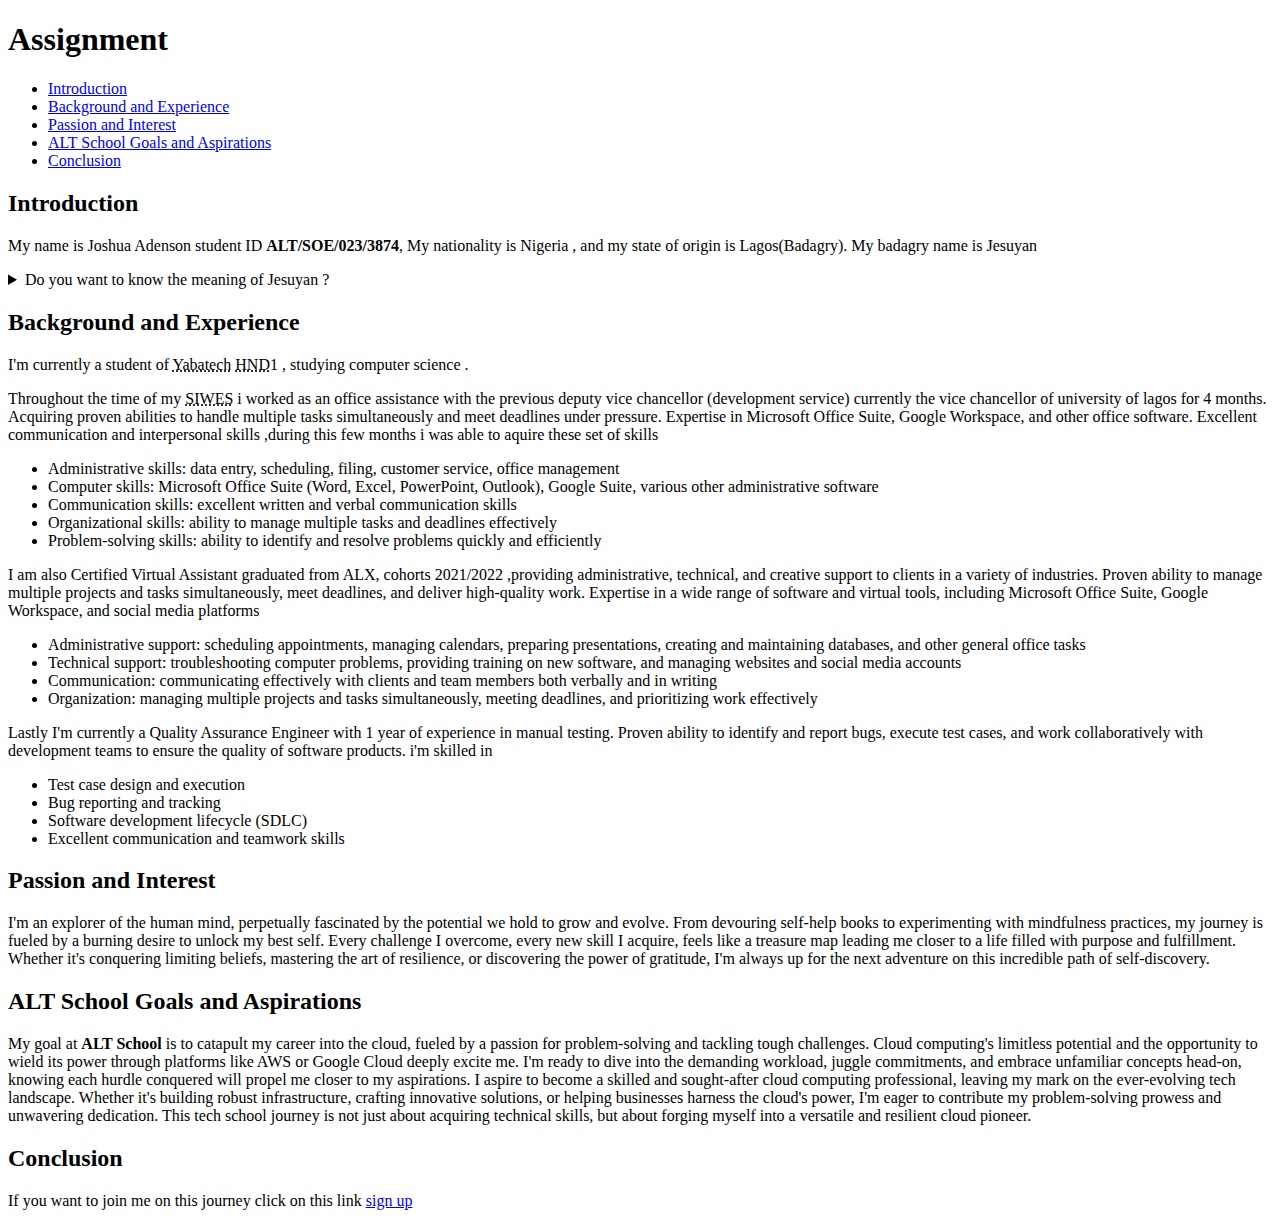
<file: Alt-School/index.html>
<!doctype html>
<html lang="en">
  <head>
    <meta charset="UTF-8" />
    <meta name="viewport" content="width=device-width, initial-scale=1.0" />
    <title>About Me</title>
  </head>

  <body>
    <header>
      <h1>Assignment</h1>
      <nav>
        <ul>
          <li>
            <a href="#Intro">Introduction</a>
          </li>
          <li>
            <a href="#Background">Background and Experience</a>
          </li>
          <li>
            <a href="#Passion">Passion and Interest</a>
          </li>
          <li>
            <a href="#ALT-School">ALT School Goals and Aspirations</a>
          </li>
          <li>
            <a href="#Conclusion">Conclusion</a>
          </li>
        </ul>
      </nav>
    </header>

    <main>
      <article id="Intro">
        <h2>Introduction</h2>

        <p>
          My name is Joshua Adenson student ID <b>ALT/SOE/023/3874</b>, My
          nationality is Nigeria , and my state of origin is Lagos(Badagry). My
          badagry name is Jesuyan
        </p>

        <aside>
          <details>
            <summary>Do you want to know the meaning of Jesuyan ?</summary>
            <p>The meaning is "Jesus is good"</p>
          </details>
        </aside>
      </article>

      <article id="Background">
        <h2>Background and Experience</h2>
        <p>
          I'm currently a student of
          <abbr title="Yaba college of technology">Yabatech</abbr>
          <abbr title="Higher National Diploma">HND</abbr>1 , studying computer
          science .
        </p>
        <p>
          Throughout the time of my
          <abbr title="students Industrial Work Experience Scheme">SIWES</abbr>
          i worked as an office assistance with the previous deputy vice
          chancellor (development service) currently the vice chancellor of
          university of lagos for 4 months. Acquiring proven abilities to handle
          multiple tasks simultaneously and meet deadlines under pressure.
          Expertise in Microsoft Office Suite, Google Workspace, and other
          office software. Excellent communication and interpersonal skills
          ,during this few months i was able to aquire these set of skills
        </p>

        <ul>
          <li>
            Administrative skills: data entry, scheduling, filing, customer
            service, office management
          </li>
          <li>
            Computer skills: Microsoft Office Suite (Word, Excel, PowerPoint,
            Outlook), Google Suite, various other administrative software
          </li>
          <li>
            Communication skills: excellent written and verbal communication
            skills
          </li>
          <li>
            Organizational skills: ability to manage multiple tasks and
            deadlines effectively
          </li>
          <li>
            Problem-solving skills: ability to identify and resolve problems
            quickly and efficiently
          </li>
        </ul>
        <p>
          I am also Certified Virtual Assistant graduated from ALX, cohorts
          2021/2022 ,providing administrative, technical, and creative support
          to clients in a variety of industries. Proven ability to manage
          multiple projects and tasks simultaneously, meet deadlines, and
          deliver high-quality work. Expertise in a wide range of software and
          virtual tools, including Microsoft Office Suite, Google Workspace, and
          social media platforms
        </p>

        <ul>
          <li>
            Administrative support: scheduling appointments, managing calendars,
            preparing presentations, creating and maintaining databases, and
            other general office tasks
          </li>
          <li>
            Technical support: troubleshooting computer problems, providing
            training on new software, and managing websites and social media
            accounts
          </li>
          <li>
            Communication: communicating effectively with clients and team
            members both verbally and in writing
          </li>
          <li>
            Organization: managing multiple projects and tasks simultaneously,
            meeting deadlines, and prioritizing work effectively
          </li>
        </ul>

        <p>
          Lastly I'm currently a Quality Assurance Engineer with 1 year of
          experience in manual testing. Proven ability to identify and report
          bugs, execute test cases, and work collaboratively with development
          teams to ensure the quality of software products. i'm skilled in
        </p>

        <ul>
          <li>Test case design and execution</li>

          <li>Bug reporting and tracking</li>

          <li>Software development lifecycle (SDLC)</li>

          <li>Excellent communication and teamwork skills</li>
        </ul>
      </article>

      <article id="Passion">
        <h2>Passion and Interest</h2>
        <p>
          I'm an explorer of the human mind, perpetually fascinated by the
          potential we hold to grow and evolve. From devouring self-help books
          to experimenting with mindfulness practices, my journey is fueled by a
          burning desire to unlock my best self. Every challenge I overcome,
          every new skill I acquire, feels like a treasure map leading me closer
          to a life filled with purpose and fulfillment. Whether it's conquering
          limiting beliefs, mastering the art of resilience, or discovering the
          power of gratitude, I'm always up for the next adventure on this
          incredible path of self-discovery.
        </p>
      </article>

      <article id="ALT-School">
        <h2>ALT School Goals and Aspirations</h2>
        <p>
          My goal at <b>ALT School</b> is to catapult my career into the cloud,
          fueled by a passion for problem-solving and tackling tough challenges.
          Cloud computing's limitless potential and the opportunity to wield its
          power through platforms like AWS or Google Cloud deeply excite me. I'm
          ready to dive into the demanding workload, juggle commitments, and
          embrace unfamiliar concepts head-on, knowing each hurdle conquered
          will propel me closer to my aspirations. I aspire to become a skilled
          and sought-after cloud computing professional, leaving my mark on the
          ever-evolving tech landscape. Whether it's building robust
          infrastructure, crafting innovative solutions, or helping businesses
          harness the cloud's power, I'm eager to contribute my problem-solving
          prowess and unwavering dedication. This tech school journey is not
          just about acquiring technical skills, but about forging myself into a
          versatile and resilient cloud pioneer.
        </p>
      </article>
      <footer>
        <article id="Conclusion">
          <h2>Conclusion</h2>
          <p>
            If you want to join me on this journey click on this link
            <a href="Signup.html">sign up</a>
          </p>
        </article>
      </footer>
    </main>
  </body>
</html>
</file>
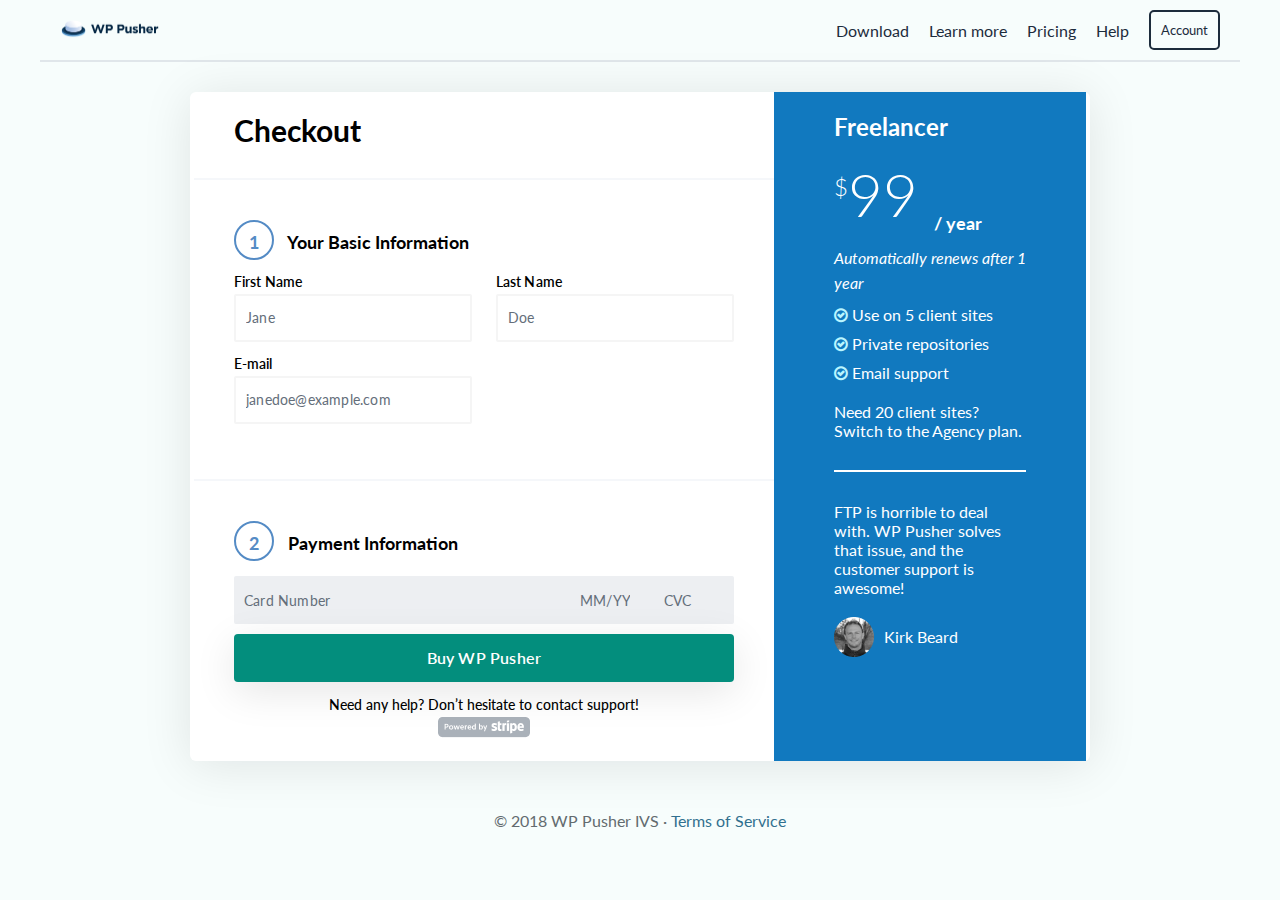
<file: assignment3/index.html>
<!DOCTYPE html>
<html lang="en">

<head>
  <meta charset="UTF-8" />
  <meta name="viewport" content="width=device-width, initial-scale=1.0" />
  <link href="index.css" type="text/css" rel="stylesheet" />
  <link rel="stylesheet" href="https://cdnjs.cloudflare.com/ajax/libs/font-awesome/4.7.0/css/font-awesome.min.css">
  <title>Document</title>
</head>

<body>
  <nav>
    <div class="logo">
      <img src="media/logo.png" alt="Logo" />
    </div>
    <div class="menu">
      <ul>
        <li><a href="#">Download</a></li>
        <li><a href="#">Learn more</a></li>
        <li><a href="#">Pricing</a></li>
        <li><a href="#">Help</a></li>
      </ul>
      <div class="menu-button">
        <button>Account</button>
      </div>
    </div>
  </nav>

  <div class="web-container">
    <div class="container">
      <div class="left-side">

        <h1>Freelancer</h1>
        <p class="price"><sup>$</sup>99 <sub>/ year</sub></p>
        <p class="renew">Automatically renews after 1 year</p>
        <ul>
          <li><span class="icon"><i class="fa fa-check-circle-o"></i></span> Use on 5 client sites</li>
          <li><span class="icon"><i class="fa fa-check-circle-o"></i></span> Private repositories</li>
          <li><span class="icon"><i class="fa fa-check-circle-o"></i></span> Email support</li>
          <!-- Add more items as needed -->
        </ul>
        <p>Need 20 client sites? Switch to the Agency plan.</p>
        <div class="last-section">
          <p>FTP is horrible to deal with. WP Pusher solves that issue, and the customer support is awesome!

          </p>
          <div class="last-card">
            <img src="media/Bitmap.png" alt="Customer Image">
            <p>Kirk Beard</p>
          </div>
        </div>

      </div>

      <div class="right-side">
        <div class="checkout">
          <h1>Checkout</h1>
        </div>
        <form action="">
          <div class="form-section">
            <div class="section-header">
              <h1><span class="section-number">1</span> Your Basic Information</h1>
            </div>
            <div class="top-layer">
              <div class="double">
                <div class="fcard">
                  <label for="fname">First Name</label>
                  <input type="text" placeholder="Jane" />
                </div>
                <div class="fcard">
                  <label for="lname">Last Name</label>
                  <input type="text" placeholder="Doe" />
                </div>
              </div>

              <div class="double">
                <div class="fcard">
                  <label for="email">E-mail</label>
                  <input type="email" placeholder="janedoe@example.com" />
                </div>
              </div>
            </div>
            <div class="lower-layer">
              <div class="form-section">
                <div class="section-header">
                  <h1><span class="section-number">2</span> Payment Information</h1>

                </div>
                <div class="credit-card-form">
                  <div class="left">
                    <input type="text" id="cardNumber" placeholder="Card Number" />
                  </div>
                  <div class="second">
                    <input type="text" id="expiryDate" placeholder="MM/YY" />
                    <input type="text" id="cvc" placeholder="CVC" />
                  </div>
                </div>
              </div>
            </div>

          </div>
        </form>

        <div class="register">
          <button class="register-button">Buy WP Pusher</button>
        </div>
        <div class="text">
          <p class="footer-text">
            Need any help? Don’t hesitate to contact support!
          </p>
          <div class="menu-button">
            <img src="media/Shape.png" />
          </div>
        </div>

      </div>
    </div>
  </div>

  <footer>
    <P>© 2018 WP Pusher IVS · <span>Terms of Service</span> </P>
  </footer>
</body>

</html>
</file>
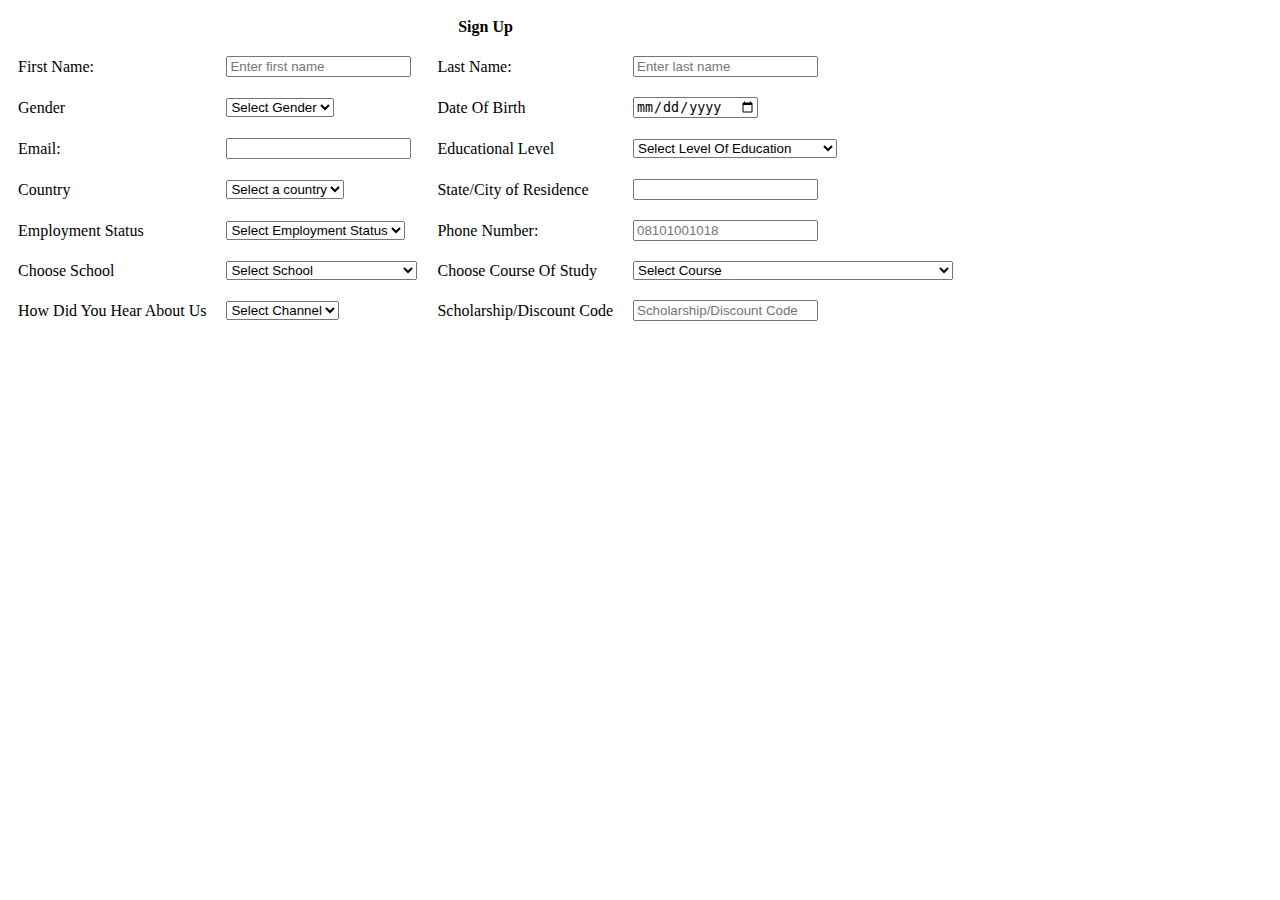
<file: Alt-School/Signup.html>
<!doctype html>
<html lang="en">
  <head>
    <meta charset="UTF-8" />
    <meta name="viewport" content="width=device-width, initial-scale=1.0" />
    <title>Unlock Your potential With AltSchol Africa - Sign Up Now!</title>
  </head>
  <body>
    <form>
      <table border="0" cellpadding="10" cellspacing="0">
        <tr>
          <th colspan="4">Sign Up</th>
        </tr>
        <tr>
          <td><label for="firstname">First Name:</label></td>
          <td>
            <input
              type="text"
              id="firstname"
              name="firstname"
              minlength="3"
              maxlength="8"
              placeholder="Enter first name"
              required />
          </td>
          <td><label for="lastname">Last Name:</label></td>
          <td>
            <input
              type="text"
              id="lastname"
              name="lastname"
              minlength="3"
              maxlength="8"
              placeholder="Enter last name"
              required />
          </td>
        </tr>

        <tr>
          <td><label for="Gender">Gender</label></td>
          <td>
            <select id="Gender">
              <option value="">Select Gender</option>
              <option value="Male">Male</option>
              <option value="Female">Female</option>
            </select>
          </td>

          <td><label for="Birthday">Date Of Birth</label></td>
          <td>
            <input type="date" id="Birthday" required />
          </td>
        </tr>
        <tr>
          <td><label for="email">Email:</label></td>
          <td colspan="1">
            <input type="email" id="email" name="email" required />
          </td>
          <td><label for="Edu-level">Educational Level</label></td>
          <td>
            <select id="Edu-level">
              <option value="">Select Level Of Education</option>
              <option value="Bsc">Bsc</option>
              <option value="Msc">Msc</option>
              <option value="Diploma">Diploma</option>
              <option value="Doctorate(Phd)">Doctorate(Phd)</option>
              <option value="High school/Secondary School">
                High school/Secondary School
              </option>
              <option value="Undergraduate">Undergraduate</option>
              <option value="Junior / Middle school">
                Junior / Middle school
              </option>
              <option value="Post graduate">Postgraduate</option>
            </select>
          </td>
        </tr>

        <tr>
          <td><label for="country">Country</label></td>
          <td>
            <select id="country">
              <option value="">Select a country</option>
              <option value="Nigeria">Nigeria</option>
              <option value="United States">United States</option>
              <option value="United Kingdom">United Kingdom</option>
              <option value="Canada">Canada</option>
              <option value="Australia">Australia</option>
              <option value="Germany">Germany</option>
              <option value="France">France</option>
              <option value="Italy">Italy</option>
              <option value="Spain">Spain</option>
              <option value="China">China</option>
              <option value="Japan">Japan</option>
              <option value="Brazil">Brazil</option>
              <option value="India">India</option>
            </select>
          </td>

          <td><label for="State">State/City of Residence</label></td>
          <td>
            <input
              type="text"
              id="State"
              name="State/City of Residence"
              required />
          </td>
        </tr>

        <tr>
          <td><label for="Employment">Employment Status</label></td>
          <td>
            <select id="Employment">
              <option value="">Select Employment Status</option>
              <option value="Employed">Employed</option>
              <option value="Unemoployed">Unemoployed</option>
              <option value="Self Employed">Self Employed</option>
            </select>
          </td>

          <td><label for="phone">Phone Number:</label></td>
          <td>
            <input
              type="tel"
              id="phone"
              name="phone"
              pattern="[0-9]{11}"
              placeholder="08101001018"
              required />
          </td>
        </tr>

        <tr>
          <td><label for="Choose">Choose School</label></td>
          <td>
            <select id="Choose">
              <option value="">Select School</option>
              <option value="School of creative economy">
                School of Creative Economy
              </option>
              <option value="School of business">School of Business</option>
            </select>
          </td>

          <td><label for="Choose">Choose Course Of Study</label></td>
          <td>
            <select id="Choose">
              <option value="">Select Course</option>
              <option value="High-impact Selling : From Prospecting To Closing">
                High-impact Selling : From Prospecting To Closing
              </option>
            </select>
          </td>
        </tr>

        <tr>
          <td><label for="How">How Did You Hear About Us</label></td>
          <td>
            <select id="How">
              <option value="">Select Channel</option>
              <option value="Twitter">Twitter</option>
              <option value="Facebook">Facebook</option>
              <option value="Linkedln">Linkedln</option>
              <option value="Youtube">Youtube</option>
              <option value="Friend">Friend</option>
              <option value="WhatsApp">WhatsApp</option>
              <option value="Instagram">Instagram</option>
              <option value="Billboard">Billboard</option>
              <option value="Other">Other</option>
            </select>
          </td>

          <td>
            <label for="Scholarship/Discount Code"
              >Scholarship/Discount Code</label
            >
          </td>
          <td>
            <input
              type="text"
              id="Scholarship/Discount Code"
              name="Scholarship/Discount Code"
              placeholder="Scholarship/Discount Code" />
          </td>
        </tr>
        
      </table>
    </form>
  </body>
</html>
</file>
<file: assignment3/index.css>
@import url('https://fonts.googleapis.com/css2?family=Lato:ital,wght@0,300;0,900;1,300;1,400;1,700;1,900&display=swap');

* {
  margin: 0;
  padding: 0;
  box-sizing: border-box;
  font-family: 'Lato', sans-serif;
}

h1 {
  font-size: 18px;
  font-weight: 700;
}

.section-header {
  font-size: 18px;
  margin-bottom: 15px;
  padding: 40px;
  padding-bottom: 0;
}

.section-number {
  display: inline-block;
  width: 40px;
  height: 40px;
  line-height: 40px;
  text-align: center;
  border-radius: 50%;
  border: 2px solid #548BC5;
  background-color: transparent;
  color: #548BC5;
  margin-right: 10px;
  font-weight: bold;
}

body {
  background-color: #f7fdfc;
}

.credit-card-form {
  background-color: #EDEFF2;
  border-radius: 2px;
  margin-left: 40px;
  margin-right: 40px;
  display: flex;
  justify-content: space-between;
  margin-bottom: 10px;
}

.credit-card-form input {
  background-color: transparent;
  margin-right: 10px;
  border: none !important;
  font-size: 14px;
  flex: 1;
}

.credit-card-form input:focus {
  outline: none;
  border-color: transparent;
}

#expiryDate,
#cvc {
  width: 70px;
}

li {
  list-style: none;
  margin-bottom: 10px;
}

nav {
  display: flex;
  justify-content: space-between;
  align-items: center;
  padding: 10px 20px;
  width: 100%;
  border-bottom: 2px solid #E0E6EA;
  max-width: 1200px;
  margin: 0 auto;
}

.logo img {
  width: 100px;
}

.menu {
  display: flex;
  align-items: center;
}

.menu ul {
  list-style: none;
  display: flex;
  margin: 0;
  padding-top: 10px;
}

.menu li {
  margin-right: 20px;
}

.menu a {
  text-decoration: none;
  color: #1D2C3C;
}

.menu-button button {
  padding: 10px;
  color: #1D2C3C;
  background-color: transparent;
  border: 2px solid #1D2C3C;
  border-radius: 5px;
  cursor: pointer;
}

.checkout {
  border-bottom: 2px solid #F5F7FA;
}

.top-layer {
  border-bottom: 2px solid #F5F7FA;
  padding: 40px;
  padding-top: 0;
}

.checkout h1 {
  font-size: 30px;
  line-height: 36px;
  padding-bottom: 30px;
  padding-left: 40px;
}

label {
  font-size: 14px;
  font-weight: 600;
  line-height: 14px;
  letter-spacing: 0.10000000149011612px;
  text-align: left;
}

input,
select {
  width: 238px;
  height: 48px;
  padding: 0 10px;
  border: 2px solid #f5f5f5 !important;
  border-radius: 2px;
}

::placeholder {
  color: #646E7A;
  font-size: 14px;
  font-weight: 400;
  line-height: 20px;
  letter-spacing: 0.20000000298023224px;
  text-align: left;
}

.web-container {
  display: flex;
  align-items: center;
  justify-content: center;
}

.container {
  display: flex;
  justify-content: center;
  flex-direction: row-reverse;
  width: 900px;
  max-width: 1000px;
  background-color: white;
  box-shadow: 0px 4px 50px 0px #0408131a;
  border-radius: 6px;
  margin: 30px 0;
}

.left-side {
  width: 312px;
  display: flex;
  flex-direction: column;
  gap: 10px;
  background-color: #1179BF;
  padding: 20px 60px;
  color: white;
}

.left-side h1 {
  font-size: 24px;
  font-weight: 700;
}

.price {
  font-size: 60px;
  font-weight: 300;
  color: white;
  line-height: 72px;
}

sup {
  font-size: 24px;
}

sub {
  font-size: 18px;
  font-weight: 700;
  line-height: 21.6px;
}

.renew {
  color: white;
  font-style: italic;
  font-size: 16px;
  line-height: 25px;
  font-weight: 400;
}

.last-section {
  margin-top: 20px;
  border-top: 2px solid #FFFFFF;
}

.last-section p {
  padding-top: 30px;
}

.last-card {
  display: flex;
  align-items: center;
  padding-top: 20px;
  gap: 10px;
}

.last-card p {
  padding-top: 0;
}

.last-card img {
  width: 40px;
  height: 40px;
}

.left-side li {
  color: white;
}

.icon {
  color: #B9F5FF;
}

.right-side {
  width: 580px;
  padding: 20px 0;
}

.double {
  display: flex;
  justify-content: space-between;
  gap: 10px;
  margin-bottom: 15px;
}

.fcard {
  display: flex;
  flex-direction: column;
  gap: 5px;
  background-color: transparent;
}

.register-button {
  width: 500px;
  height: 48px;
  box-shadow: 0px 10px 40px 0px #0000001a;
  background-color: #038E7D;
  color: white;
  border-radius: 4px;
  border-color: transparent;
  border-width: none;
  cursor: pointer;
  font-size: 16px;
  font-weight: 600;
  line-height: 16px;
  letter-spacing: 0.20000000298023224px;
  text-align: center;
  margin-left: 40px;
}

.footer-text {
  margin-top: 10px;
  font-size: 14px;
  font-weight: 500;
  line-height: 25px;
  letter-spacing: 0px;
  text-align: center;
}

.footer-text span {
  color: #2ec4b6;
  text-decoration: underline;
  cursor: pointer;
}

.text {
  text-align: center;
}

footer {
  text-align: center;
  padding: 20px 0;
  color: #636B6F;
}

footer span {
  color: #31708F;
}

/* Mobile Responsive Styles */
@media screen and (max-width: 786px) {

  input,
  select {
    width: 100%;
  }

  nav {
    flex-direction: column;
    align-items: center;
  }

  .menu {
    flex-direction: column;
    align-items: center;
    margin-top: 10px;
  }

  .menu li {
    margin-right: 0;
    margin-bottom: 10px;
  }

  .container {
    width: 100%;
    padding: 20px 30px;
  }

  .left-side,
  .right-side {
    width: 100%;
    padding: 20px 30px;
    box-sizing: border-box;
  }

  .double {
    flex-direction: column;
  }

  .fcard {
    width: 100%;
  }

  .password-container select,
  .password-input {
    width: 100%;
  }

  .register-button {
    width: 100%;
  }
}
</file>
